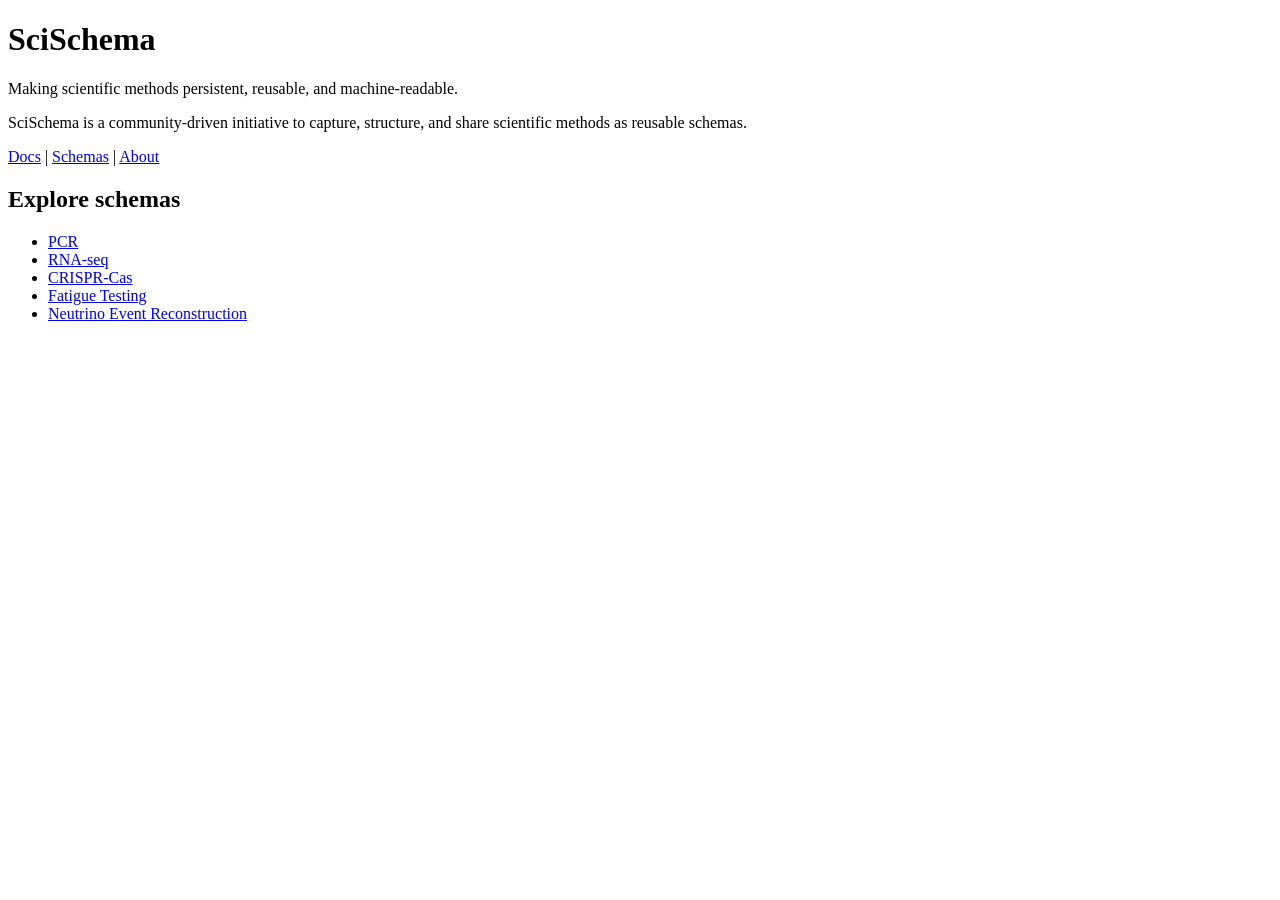
<file: index.html>
<!doctype html>
<html lang="en">
<head>
  <meta charset="utf-8">
  <title>SciSchema</title>
  <meta name="viewport" content="width=device-width, initial-scale=1">
</head>
<body>
  <h1>SciSchema</h1>

  <p>
    Making scientific methods persistent, reusable, and machine-readable.
  </p>

  <p>
    SciSchema is a community-driven initiative to capture, structure, and share
    scientific methods as reusable schemas.
  </p>

  <nav>
    <a href="/docs/">Docs</a> |
    <a href="/schemas/">Schemas</a> |
    <a href="/about/">About</a>
  </nav>

  <h2>Explore schemas</h2>

  <ul>
    <li><a href="/schema/biology/PCR/">PCR</a></li>
    <li><a href="/schema/biology/RNASeq/">RNA-seq</a></li>
    <li><a href="/schema/biology/CRISPRCas/">CRISPR-Cas</a></li>
    <li><a href="/schema/materials/FatigueTesting/">Fatigue Testing</a></li>
    <li><a href="/schema/physics/NeutrinoEventReconstruction/">Neutrino Event Reconstruction</a></li>
  </ul>
</body>
</html>
</file>
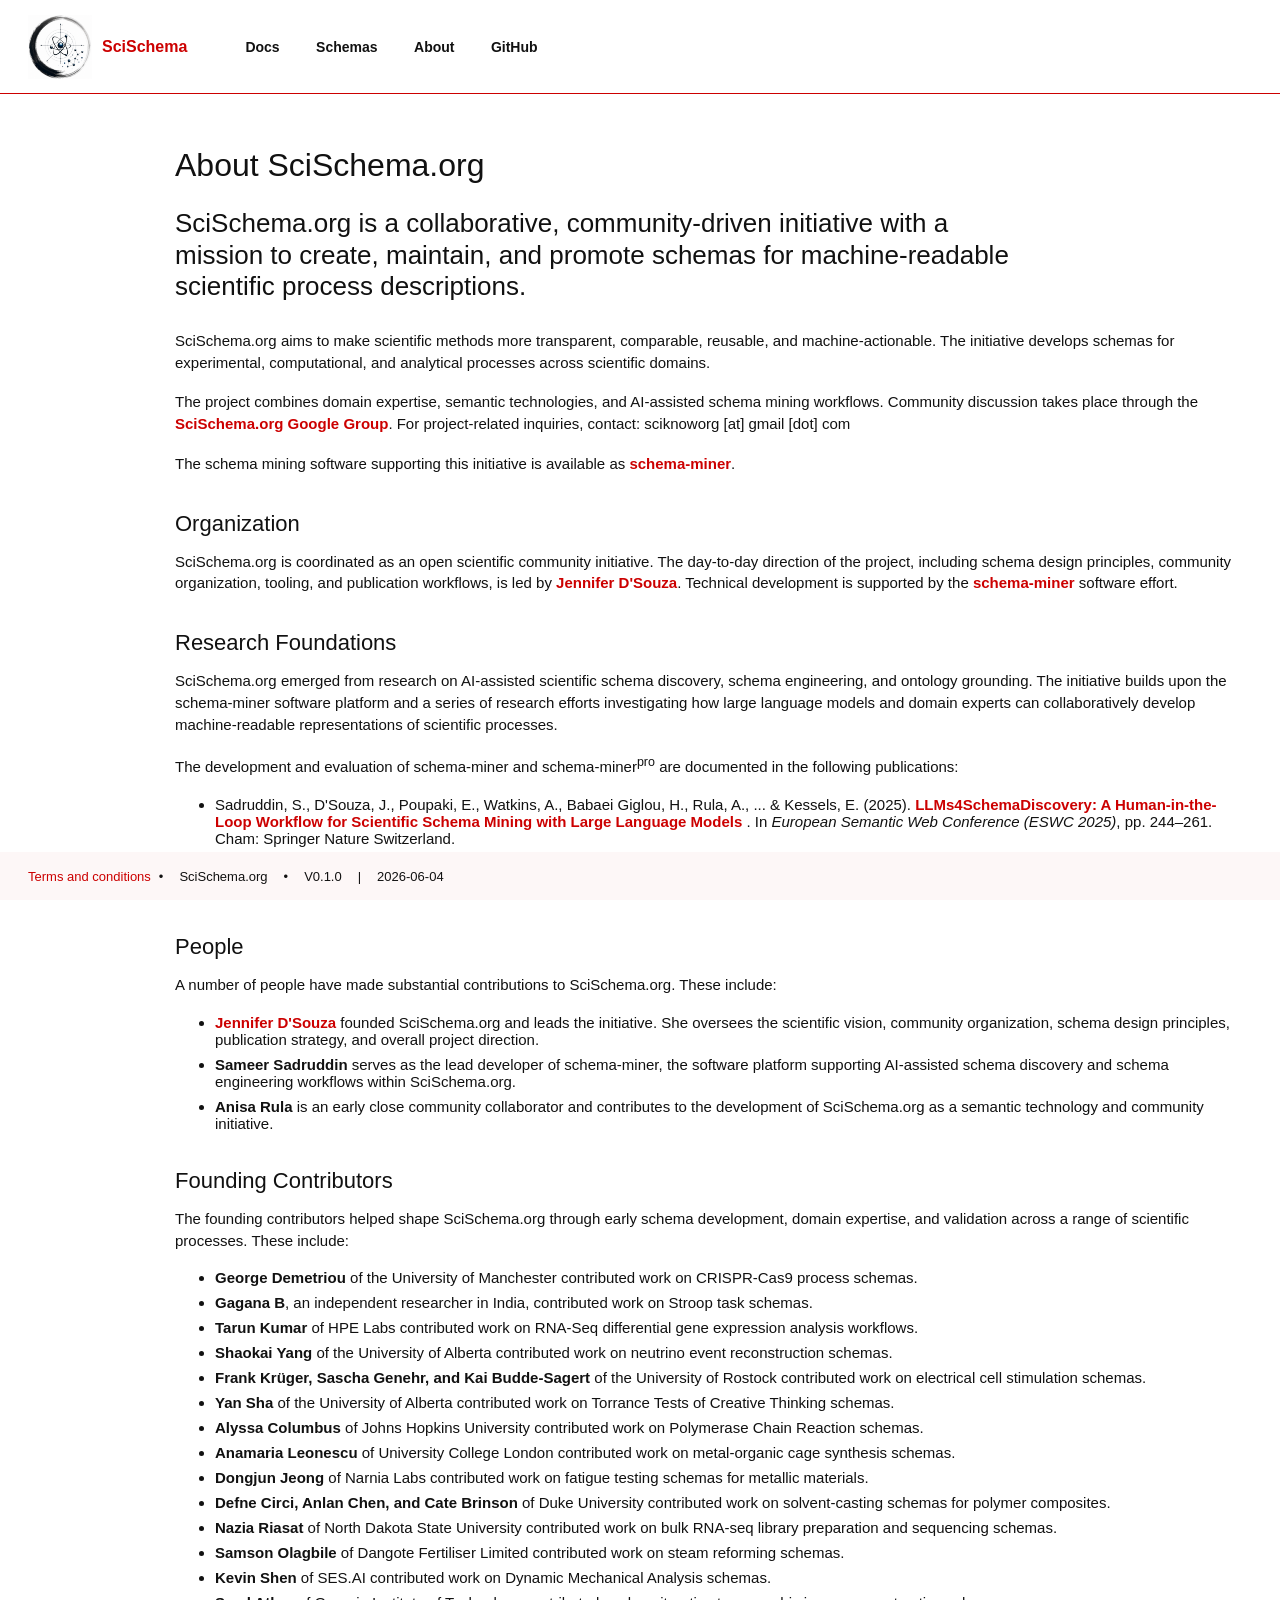
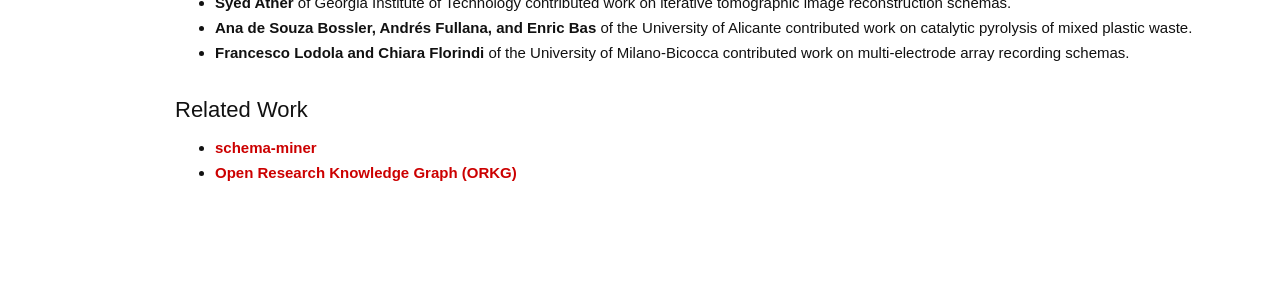
<file: about/index.html>
<!doctype html>
<html lang="en">
<head>
  <meta charset="utf-8">
  <title>About SciSchema.org — Scientific Process Schemas</title>
  <meta name="viewport" content="width=device-width, initial-scale=1">

  <link rel="icon" type="image/png" href="/assets/logo.png">
  <link rel="stylesheet" href="/style.css">
</head>

<body>
  <header>
    <a class="logo" href="/">
      <img src="/assets/logo.png" alt="SciSchema Logo">
      <span>SciSchema</span>
    </a>
    <nav>
      <a href="/docs/">Docs</a>
      <a href="/schemas/">Schemas</a>
      <a href="/about/">About</a>
      <a href="https://github.com/scischema">GitHub</a>
    </nav>
  </header>

  <main>
    <h1>About SciSchema.org</h1>

    <p class="hero" style="font-size: 26px; margin-bottom: 28px;">
      SciSchema.org is a collaborative, community-driven initiative with a mission to create,
      maintain, and promote schemas for machine-readable scientific process descriptions.
    </p>

    <p>
      SciSchema.org aims to make scientific methods more transparent, comparable, reusable,
      and machine-actionable. The initiative develops schemas for experimental,
      computational, and analytical processes across scientific domains.
    </p>

    <p>
      The project combines domain expertise, semantic technologies, and AI-assisted
      schema mining workflows. Community discussion takes place through the
      <a href="https://groups.google.com/u/4/g/scischema">SciSchema.org Google Group</a>.
      
      For project-related inquiries, contact:
      sciknoworg [at] gmail [dot] com
    </p>

    <p>
      The schema mining software supporting this initiative is available as
      <a href="https://github.com/sciknoworg/schema-miner">schema-miner</a>.
    </p>

    <h2>Organization</h2>

    <p>
      SciSchema.org is coordinated as an open scientific community initiative. The day-to-day
      direction of the project, including schema design principles, community organization,
      tooling, and publication workflows, is led by <a href="https://sites.google.com/view/jen-web/">Jennifer D'Souza</a>. Technical development
      is supported by the <a href="https://github.com/sciknoworg/schema-miner">schema-miner</a> software effort.
    </p>

    <h2>Research Foundations</h2>
    
    <p>
      SciSchema.org emerged from research on AI-assisted scientific schema discovery,
      schema engineering, and ontology grounding. The initiative builds upon the
      schema-miner software platform and a series of research efforts investigating
      how large language models and domain experts can collaboratively develop
      machine-readable representations of scientific processes.
    </p>
    
    <p>
      The development and evaluation of schema-miner and schema-miner<sup>pro</sup>
      are documented in the following publications:
    </p>
    
    <ul>
      <li>
        Sadruddin, S., D'Souza, J., Poupaki, E., Watkins, A., Babaei Giglou, H.,
        Rula, A., ... &amp; Kessels, E. (2025).
        <strong>
          <a href="https://doi.org/10.1007/978-3-031-94578-6_14">
            LLMs4SchemaDiscovery: A Human-in-the-Loop Workflow for Scientific Schema Mining with Large Language Models
          </a>
        </strong>.
        In <em>European Semantic Web Conference (ESWC 2025)</em>,
        pp. 244–261. Cham: Springer Nature Switzerland.
      </li>
    
      <li style="margin-top:14px;">
        Sadruddin, S., D'Souza, J., Poupaki, E., Watkins, A., Karasulu, B.,
        Auer, S., ... &amp; Kessels, E. (2026).
        <strong>
          <a href="https://doi.org/10.1177/22104968261431521">
            schema-miner<sup>pro</sup>: Agentic AI for Ontology Grounding Over LLM-Discovered Scientific Schemas in a Human-in-the-Loop Workflow
          </a>
        </strong>.
        <em>Semantic Web</em>, 17(3), 22104968261431521.
      </li>
    </ul>
    
    <h2>People</h2>

    <p>
      A number of people have made substantial contributions to SciSchema.org. These include:
    </p>

    <ul>
      <li>
        <strong><a href="https://sites.google.com/view/jen-web/">Jennifer D'Souza</a></strong> founded SciSchema.org and leads the initiative.
        She oversees the scientific vision, community organization, schema design
        principles, publication strategy, and overall project direction.
      </li>
      <li>
        <strong>Sameer Sadruddin</strong> serves as the lead developer of
        schema-miner, the software platform supporting AI-assisted schema discovery
        and schema engineering workflows within SciSchema.org.
      </li>
      <li>
        <strong>Anisa Rula</strong> is an early close community collaborator and contributes
        to the development of SciSchema.org as a semantic technology and community initiative.
      </li>
    </ul>

    <h2>Founding Contributors</h2>

    <p>
      The founding contributors helped shape SciSchema.org through early schema development,
      domain expertise, and validation across a range of scientific processes. These include:
    </p>

    <ul>
      <li><strong>George Demetriou</strong> of the University of Manchester contributed work on CRISPR-Cas9 process schemas.</li>
      <li><strong>Gagana B</strong>, an independent researcher in India, contributed work on Stroop task schemas.</li>
      <li><strong>Tarun Kumar</strong> of HPE Labs contributed work on RNA-Seq differential gene expression analysis workflows.</li>
      <li><strong>Shaokai Yang</strong> of the University of Alberta contributed work on neutrino event reconstruction schemas.</li>
      <li><strong>Frank Krüger, Sascha Genehr, and Kai Budde-Sagert</strong> of the University of Rostock contributed work on electrical cell stimulation schemas.</li>
      <li><strong>Yan Sha</strong> of the University of Alberta contributed work on Torrance Tests of Creative Thinking schemas.</li>
      <li><strong>Alyssa Columbus</strong> of Johns Hopkins University contributed work on Polymerase Chain Reaction schemas.</li>
      <li><strong>Anamaria Leonescu</strong> of University College London contributed work on metal-organic cage synthesis schemas.</li>
      <li><strong>Dongjun Jeong</strong> of Narnia Labs contributed work on fatigue testing schemas for metallic materials.</li>
      <li><strong>Defne Circi, Anlan Chen, and Cate Brinson</strong> of Duke University contributed work on solvent-casting schemas for polymer composites.</li>
      <li><strong>Nazia Riasat</strong> of North Dakota State University contributed work on bulk RNA-seq library preparation and sequencing schemas.</li>
      <li><strong>Samson Olagbile</strong> of Dangote Fertiliser Limited contributed work on steam reforming schemas.</li>
      <li><strong>Kevin Shen</strong> of SES.AI contributed work on Dynamic Mechanical Analysis schemas.</li>
      <li><strong>Syed Ather</strong> of Georgia Institute of Technology contributed work on iterative tomographic image reconstruction schemas.</li>
      <li><strong>Ana de Souza Bossler, Andrés Fullana, and Enric Bas</strong> of the University of Alicante contributed work on catalytic pyrolysis of mixed plastic waste.</li>
      <li><strong>Francesco Lodola and Chiara Florindi</strong> of the University of Milano-Bicocca contributed work on multi-electrode array recording schemas.</li>
    </ul>

    <h2>Related Work</h2>

    <ul>
      <li><a href="https://github.com/sciknoworg/schema-miner">schema-miner</a></li>
      <li><a href="https://orkg.org/">Open Research Knowledge Graph (ORKG)</a></li>
    </ul>
  </main>

  <footer>
    <a href="/terms/">Terms and conditions</a>
    <span>•</span>
    <span>SciSchema.org</span>
    <span>•</span>
    <span>V0.1.0</span>
    <span>|</span>
    <span>2026-06-04</span>
  </footer>
</body>
</html>
</file>
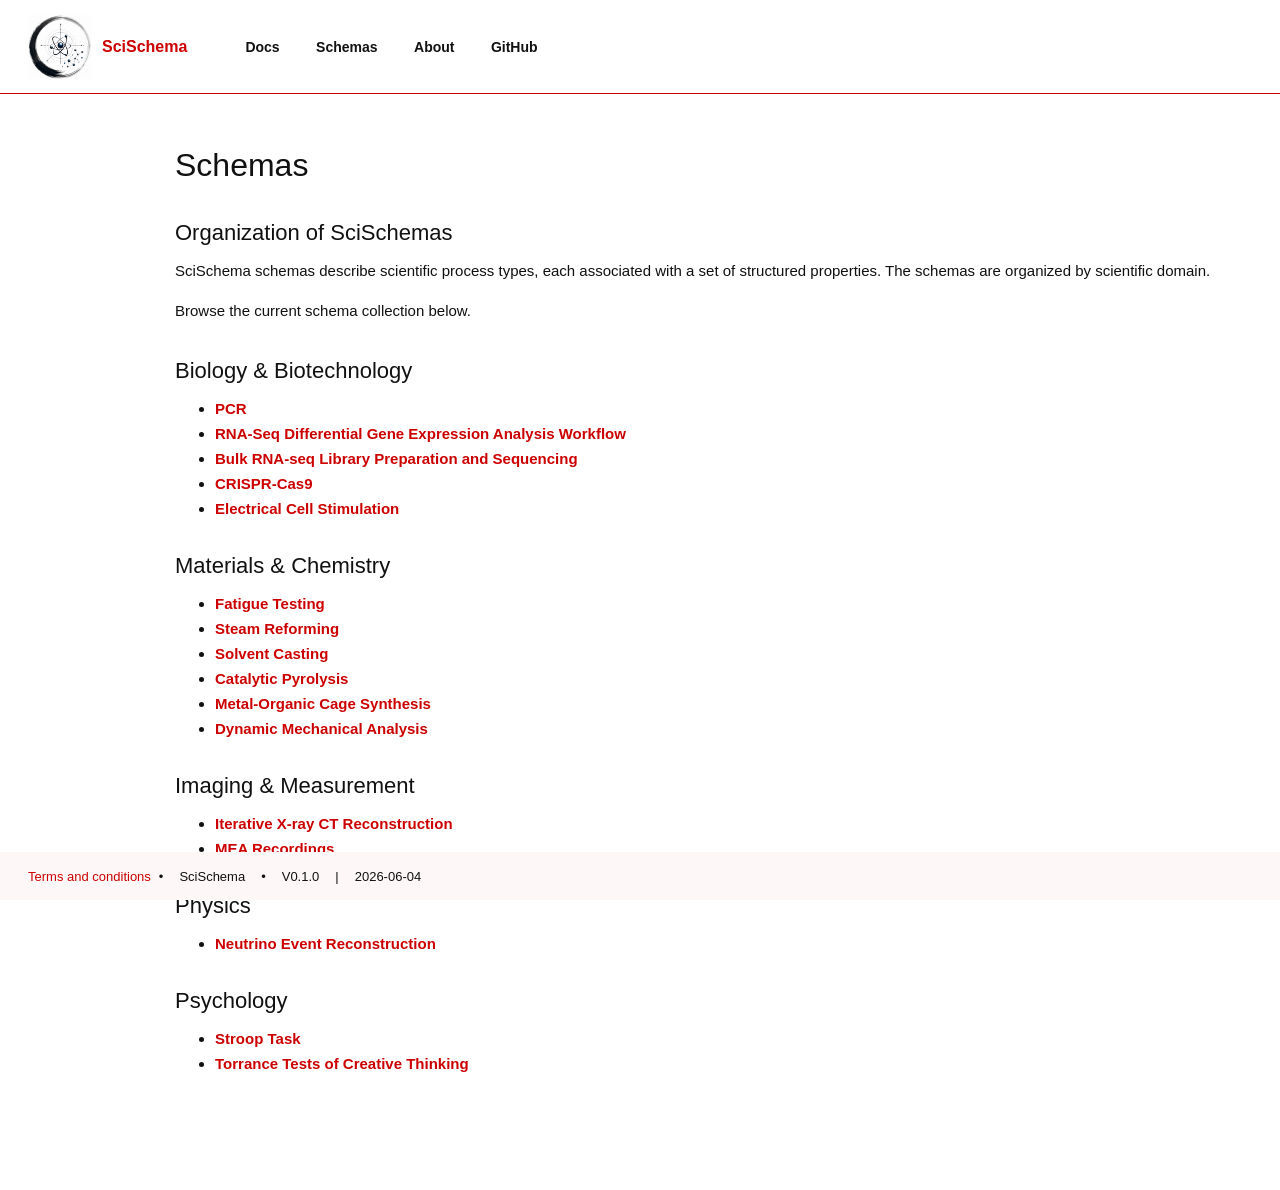
<file: schemas/index.html>
<!doctype html>
<html lang="en">
<head>
  <meta charset="utf-8">
  <title>SciSchema — Scientific Process Schemas</title>
  <meta name="viewport" content="width=device-width, initial-scale=1">

  <link rel="icon" type="image/png" href="/assets/logo.png">
  <link rel="stylesheet" href="/style.css">
</head>
<body>
  <header>
    <a class="logo" href="/">
      <img src="/assets/logo.png" alt="SciSchema Logo">
      <span>SciSchema</span>
    </a>
    <nav>
      <a href="/docs/">Docs</a>
      <a href="/schemas/">Schemas</a>
      <a href="/about/">About</a>
      <a href="https://github.com/scischema">GitHub</a>
    </nav>
  </header>

  <main>
    <h1>Schemas</h1>
  
    <h2>Organization of SciSchemas</h2>
  
    <p>
      SciSchema schemas describe scientific process types, each associated with a set
      of structured properties. The schemas are organized by scientific domain.
    </p>
  
    <p>
      Browse the current schema collection below.
    </p>
  
    <h2 id="biology">Biology & Biotechnology</h2>
    <ul>
      <li><a href="/schemas/biology/pcr/">PCR</a></li>
      <li><a href="/schemas/biology/rna-seq-dge-workflow/">RNA-Seq Differential Gene Expression Analysis Workflow</a></li>
      <li><a href="/schemas/biology/rna-seq-library-preparation/">Bulk RNA-seq Library Preparation and Sequencing</a></li>
      <li><a href="/schemas/biology/crispr-cas9/">CRISPR-Cas9</a></li>
      <li><a href="/schemas/biology/electrical-cell-stimulation/">Electrical Cell Stimulation</a></li>
    </ul>
    
    <h2 id="materials">Materials & Chemistry</h2>
    <ul>
      <li><a href="/schemas/materials/fatigue-testing/">Fatigue Testing</a></li>
      <li><a href="/schemas/materials/steam-reforming/">Steam Reforming</a></li>
      <li><a href="/schemas/materials/solvent-casting/">Solvent Casting</a></li>
      <li><a href="/schemas/materials/catalytic-pyrolysis/">Catalytic Pyrolysis</a></li>
      <li><a href="/schemas/materials/metal-organic-cage-synthesis/">Metal-Organic Cage Synthesis</a></li>
      <li><a href="/schemas/materials/dynamic-mechanical-analysis/">Dynamic Mechanical Analysis</a></li>
    </ul>
    
    <h2 id="imaging">Imaging & Measurement</h2>
    <ul>
      <li><a href="/schemas/imaging/iterative-xray-ct-reconstruction/">Iterative X-ray CT Reconstruction</a></li>
      <li><a href="/schemas/imaging/mea-recordings/">MEA Recordings</a></li>
    </ul>
    
    <h2 id="physics">Physics</h2>
    <ul>
      <li><a href="/schemas/physics/neutrino-event-reconstruction/">Neutrino Event Reconstruction</a></li>
    </ul>
    
    <h2 id="psychology">Psychology</h2>
    <ul>
      <li><a href="/schemas/psychology/stroop-task/">Stroop Task</a></li>
      <li><a href="/schemas/psychology/ttct/">Torrance Tests of Creative Thinking</a></li>
    </ul>
  </main>
  
  <footer>
    <a href="/terms/">Terms and conditions</a>
    <span>•</span>
    <span>SciSchema</span>
    <span>•</span>
    <span>V0.1.0</span>
    <span>|</span>
    <span>2026-06-04</span>
  </footer>
</body>
</html>
</file>
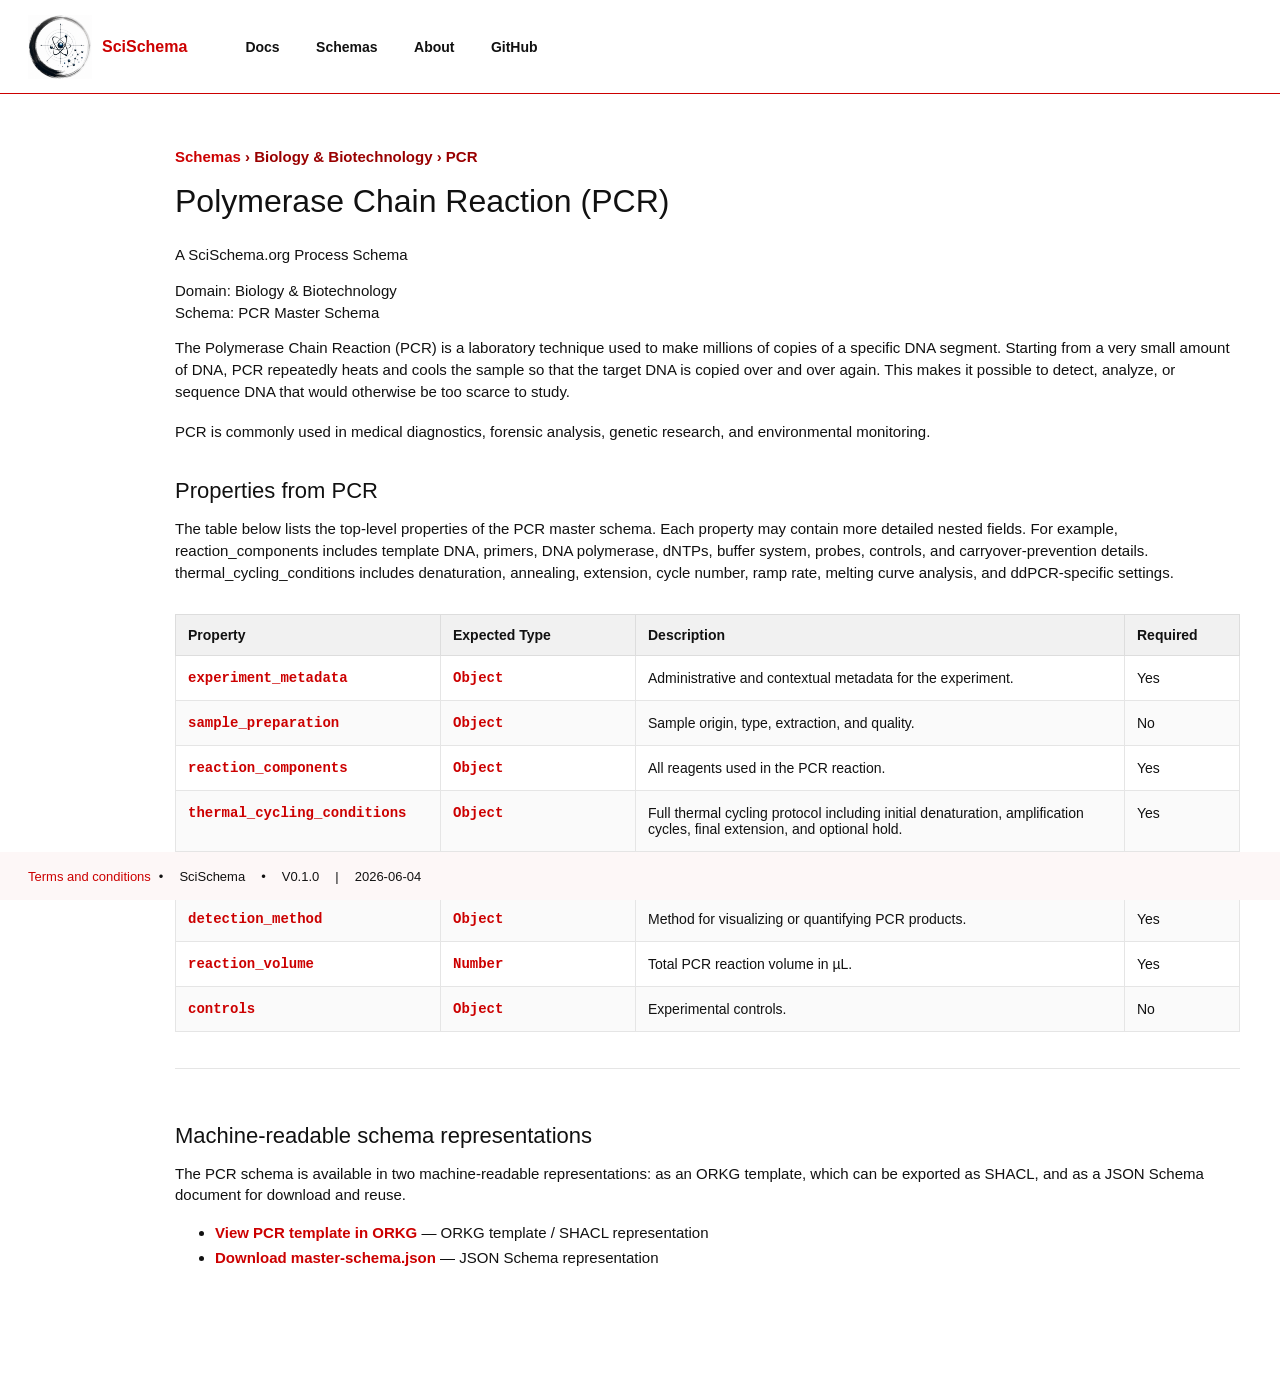
<file: schemas/biology/pcr/index.html>
<!doctype html>
<html lang="en">
<head>
  <meta charset="utf-8">
  <title>SciSchema — Polymerase Chain Reaction (PCR)</title>
  <meta name="viewport" content="width=device-width, initial-scale=1">

  <link rel="icon" type="image/png" href="/assets/logo.png">
  <link rel="stylesheet" href="/style.css">
</head>

<body>
  <header>
    <a class="logo" href="/">
      <img src="/assets/logo.png" alt="SciSchema Logo">
      <span>SciSchema</span>
    </a>
    <nav>
      <a href="/docs/">Docs</a>
      <a href="/schemas/">Schemas</a>
      <a href="/about/">About</a>
      <a href="https://github.com/scischema">GitHub</a>
    </nav>
  </header>
  
  <main class="schema-page">
    <p class="schema-breadcrumb">
      <a href="/schemas/">Schemas</a> ›
      Biology & Biotechnology ›
      PCR
    </p>
  
    <section class="schema-hero">
      <h1>Polymerase Chain Reaction (PCR)</h1>
      <p class="schema-subtitle">A SciSchema.org Process Schema</p>
  
      <p class="schema-meta">
        Domain: Biology & Biotechnology<br>
        Schema: PCR Master Schema
      </p>
  
      <p class="schema-description">
        The Polymerase Chain Reaction (PCR) is a laboratory technique used to make
        millions of copies of a specific DNA segment. Starting from a very small
        amount of DNA, PCR repeatedly heats and cools the sample so that the target
        DNA is copied over and over again. This makes it possible to detect,
        analyze, or sequence DNA that would otherwise be too scarce to study.
      </p>

      <p class="schema-description">
        PCR is commonly used in medical diagnostics, forensic analysis, genetic
        research, and environmental monitoring.
      </p>
    </section>

    <section class="schema-section">
      <h2>Properties from PCR</h2>

      <p class="schema-description">
        The table below lists the top-level properties of the PCR master schema.
        Each property may contain more detailed nested fields. For example,
        reaction_components includes template DNA, primers, DNA polymerase, dNTPs,
        buffer system, probes, controls, and carryover-prevention details.
        thermal_cycling_conditions includes denaturation, annealing, extension,
        cycle number, ramp rate, melting curve analysis, and ddPCR-specific settings.
      </p>
      
      <table class="schema-table">
        <thead>
          <tr>
            <th>Property</th>
            <th>Expected Type</th>
            <th>Description</th>
            <th>Required</th>
          </tr>
        </thead>
        <tbody>        
          <tr>
            <td>experiment_metadata</td>
            <td>Object</td>
            <td>Administrative and contextual metadata for the experiment.</td>
            <td>Yes</td>
          </tr>
          <tr>
            <td>sample_preparation</td>
            <td>Object</td>
            <td>Sample origin, type, extraction, and quality.</td>
            <td>No</td>
          </tr>
          <tr>
            <td>reaction_components</td>
            <td>Object</td>
            <td>All reagents used in the PCR reaction.</td>
            <td>Yes</td>
          </tr>
          <tr>
            <td>thermal_cycling_conditions</td>
            <td>Object</td>
            <td>
              Full thermal cycling protocol including initial denaturation,
              amplification cycles, final extension, and optional hold.
            </td>
            <td>Yes</td>
          </tr>
          <tr>
            <td>amplicon</td>
            <td>Object</td>
            <td>Properties of the amplified DNA fragment.</td>
            <td>Yes</td>
          </tr>
          <tr>
            <td>detection_method</td>
            <td>Object</td>
            <td>Method for visualizing or quantifying PCR products.</td>
            <td>Yes</td>
          </tr>
          <tr>
            <td>reaction_volume</td>
            <td>Number</td>
            <td>Total PCR reaction volume in µL.</td>
            <td>Yes</td>
          </tr>
          <tr>
            <td>controls</td>
            <td>Object</td>
            <td>Experimental controls.</td>
            <td>No</td>
          </tr>
        </tbody>
      </table>
    
      <div class="schema-download">
        <h2>Machine-readable schema representations</h2>
      
        <p>
          The PCR schema is available in two machine-readable representations:
          as an ORKG template, which can be exported as SHACL, and as a JSON Schema
          document for download and reuse.
        </p>
      
        <ul>
          <li>
            <a href="PASTE_ORKG_TEMPLATE_LINK_HERE">View PCR template in ORKG</a>
            <span> — ORKG template / SHACL representation</span>
          </li>
          <li>
            <a href="master-schema.json">Download master-schema.json</a>
            <span> — JSON Schema representation</span>
          </li>
        </ul>
      </div>   
    </section>
  </main>

  <footer>
    <a href="/terms/">Terms and conditions</a>
    <span>•</span>
    <span>SciSchema</span>
    <span>•</span>
    <span>V0.1.0</span>
    <span>|</span>
    <span>2026-06-04</span>
  </footer>
</body>
</html>
</file>
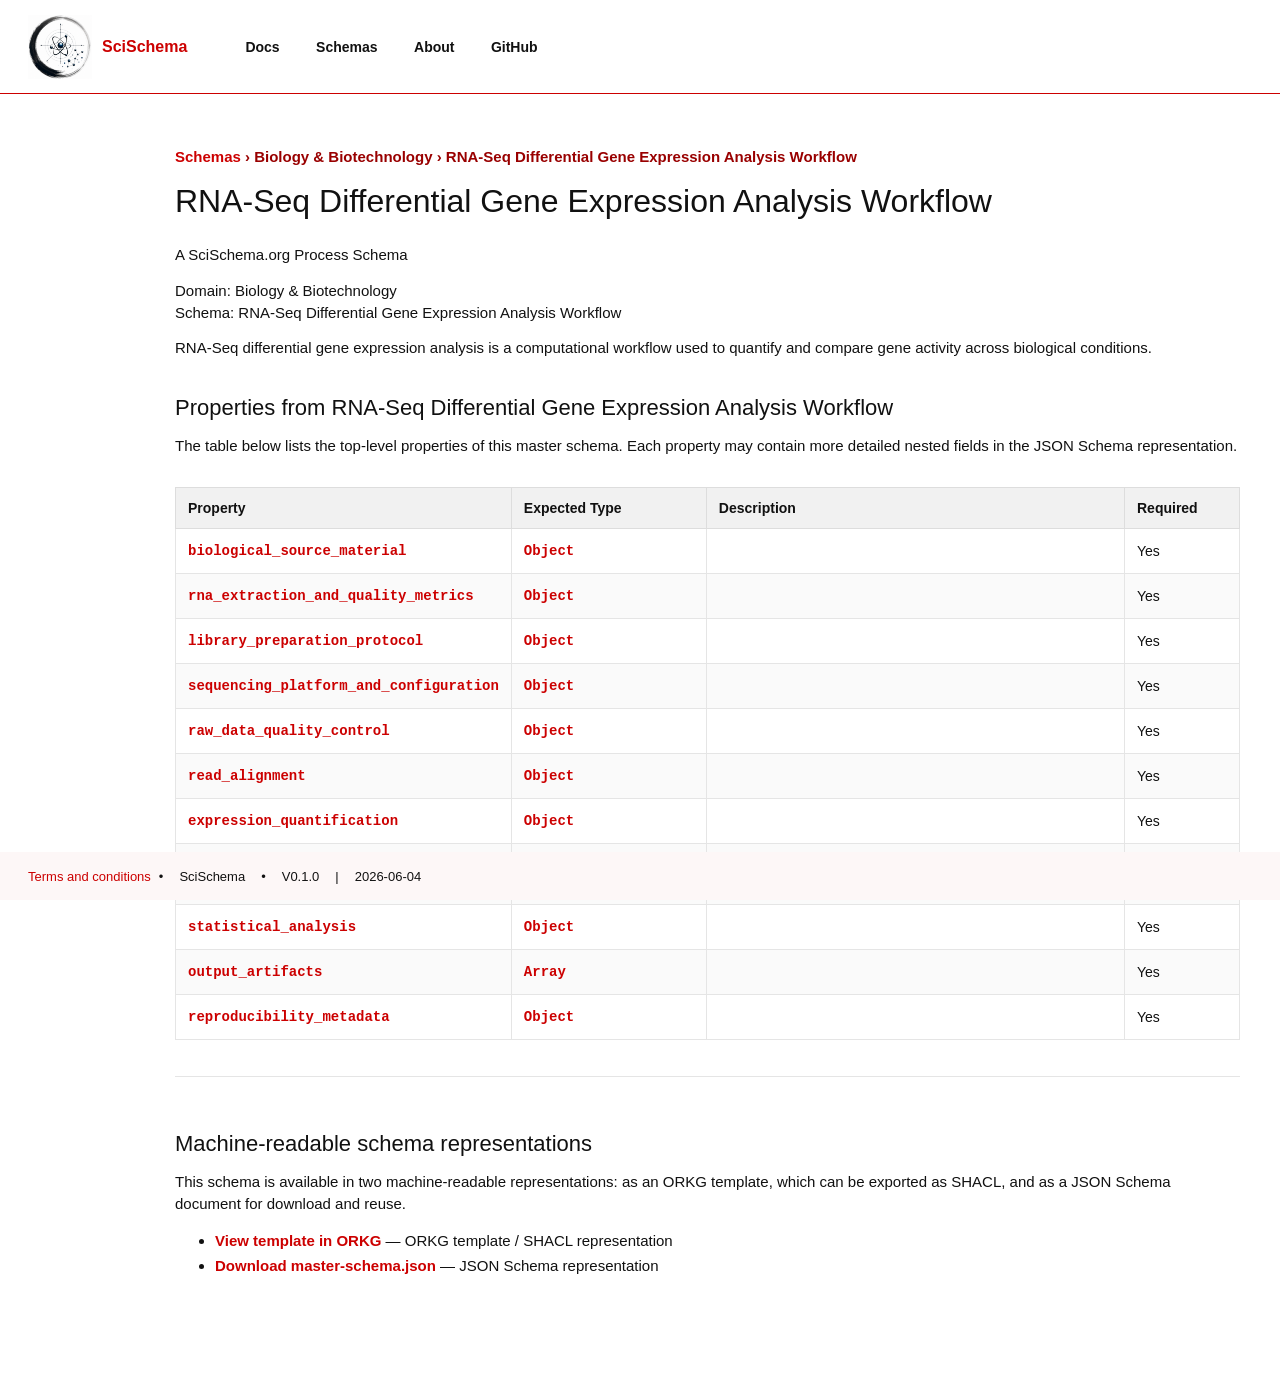
<file: schemas/biology/rna-seq-dge-workflow/index.html>
<!doctype html>
<html lang="en">
<head>
  <meta charset="utf-8">
  <title>SciSchema — RNA-Seq Differential Gene Expression Analysis Workflow</title>
  <meta name="viewport" content="width=device-width, initial-scale=1">

  <link rel="icon" type="image/png" href="/assets/logo.png">
  <link rel="stylesheet" href="/style.css">
</head>

<body>
  <header>
    <a class="logo" href="/">
      <img src="/assets/logo.png" alt="SciSchema Logo">
      <span>SciSchema</span>
    </a>
    <nav>
      <a href="/docs/">Docs</a>
      <a href="/schemas/">Schemas</a>
      <a href="/about/">About</a>
      <a href="https://github.com/scischema">GitHub</a>
    </nav>
  </header>

  <main class="schema-page">
    <p class="schema-breadcrumb">
      <a href="/schemas/">Schemas</a> ›
      Biology &amp; Biotechnology ›
      RNA-Seq Differential Gene Expression Analysis Workflow
    </p>

    <section class="schema-hero">
      <h1>RNA-Seq Differential Gene Expression Analysis Workflow</h1>
      <p class="schema-subtitle">A SciSchema.org Process Schema</p>

      <p class="schema-meta">
        Domain: Biology &amp; Biotechnology<br>
        Schema: RNA-Seq Differential Gene Expression Analysis Workflow
      </p>

      <p class="schema-description">
        RNA-Seq differential gene expression analysis is a computational workflow used to quantify and compare gene activity across biological conditions.
      </p>
    </section>

    <section class="schema-section">
      <h2>Properties from RNA-Seq Differential Gene Expression Analysis Workflow</h2>

      <p class="schema-description">
        The table below lists the top-level properties of this master schema.
        Each property may contain more detailed nested fields in the JSON Schema representation.
      </p>

      <table class="schema-table">
        <thead>
          <tr>
            <th>Property</th>
            <th>Expected Type</th>
            <th>Description</th>
            <th>Required</th>
          </tr>
        </thead>
        <tbody>
          <tr>
            <td>biological_source_material</td>
            <td>Object</td>
            <td></td>
            <td>Yes</td>
          </tr>
          <tr>
            <td>rna_extraction_and_quality_metrics</td>
            <td>Object</td>
            <td></td>
            <td>Yes</td>
          </tr>
          <tr>
            <td>library_preparation_protocol</td>
            <td>Object</td>
            <td></td>
            <td>Yes</td>
          </tr>
          <tr>
            <td>sequencing_platform_and_configuration</td>
            <td>Object</td>
            <td></td>
            <td>Yes</td>
          </tr>
          <tr>
            <td>raw_data_quality_control</td>
            <td>Object</td>
            <td></td>
            <td>Yes</td>
          </tr>
          <tr>
            <td>read_alignment</td>
            <td>Object</td>
            <td></td>
            <td>Yes</td>
          </tr>
          <tr>
            <td>expression_quantification</td>
            <td>Object</td>
            <td></td>
            <td>Yes</td>
          </tr>
          <tr>
            <td>normalization_method</td>
            <td>Object</td>
            <td>Between-sample normalization. RPKM/FPKM not appropriate for DGE.</td>
            <td>Yes</td>
          </tr>
          <tr>
            <td>statistical_analysis</td>
            <td>Object</td>
            <td></td>
            <td>Yes</td>
          </tr>
          <tr>
            <td>output_artifacts</td>
            <td>Array</td>
            <td></td>
            <td>Yes</td>
          </tr>
          <tr>
            <td>reproducibility_metadata</td>
            <td>Object</td>
            <td></td>
            <td>Yes</td>
          </tr>
        </tbody>
      </table>

      <div class="schema-download">
        <h2>Machine-readable schema representations</h2>

        <p>
          This schema is available in two machine-readable representations:
          as an ORKG template, which can be exported as SHACL, and as a JSON Schema
          document for download and reuse.
        </p>

        <ul>
          <li>
            <a href="https://orkg.org/templates/R1644878/">View template in ORKG</a>
            <span> — ORKG template / SHACL representation</span>
          </li>
          <li>
            <a href="master-schema.json">Download master-schema.json</a>
            <span> — JSON Schema representation</span>
          </li>
        </ul>
      </div>
    </section>
  </main>

  <footer>
    <a href="/terms/">Terms and conditions</a>
    <span>•</span>
    <span>SciSchema</span>
    <span>•</span>
    <span>V0.1.0</span>
    <span>|</span>
    <span>2026-06-04</span>
  </footer>
</body>
</html>
</file>
<file: style.css>
body {
  margin: 0;
  font-family: Arial, Helvetica, sans-serif;
  color: #111;
  background: #fff;
}

header {
  height: 94px;
  border-bottom: 1px solid #cc0000;
  display: flex;
  align-items: center;
  padding: 0 28px;
  background: #fff;
  box-sizing: border-box;
}

.logo {
  display: flex;
  align-items: center;
  gap: 10px;

  color: #cc0000;
  text-decoration: none;
  font-weight: 700;
  font-size: 16px;

  margin-right: 58px;
}

.logo img {
  width: 64px;
  height: 64px;
  object-fit: contain;
}

nav a {
  color: #111;
  text-decoration: none;
  font-weight: 600;
  font-size: 14px;
  margin-right: 32px;
}

nav a:hover,
a:hover {
  text-decoration: underline;
}

main {
  max-width: 1320px;
  margin: 52px 0 0 175px;
  padding: 0 40px 90px 0;
}

.hero {
  max-width: 840px;
  font-size: 34px;
  line-height: 1.2;
  margin-bottom: 58px;
  font-weight: 400;
}

.brand {
  color: #cc0000;
}

.columns {
  display: grid;
  grid-template-columns: 1fr 1fr;
  gap: 78px;
  max-width: 1240px;
}

p {
  font-size: 15px;
  line-height: 1.45;
  margin: 0 0 18px 0;
}

main h1 {
  font-size: 32px;
  font-weight: 400;
  line-height: 1.2;
  margin: 0 0 24px 0;
}

main h2 {
  font-size: 22px;
  font-weight: 400;
  margin: 36px 0 14px 0;
}

main ul {
  margin-bottom: 28px;
}

main li {
  font-size: 15px;
  margin-bottom: 8px;
}

a {
  color: #cc0000;
  font-weight: 700;
  text-decoration: none;
}

footer {
  position: fixed;
  bottom: 0;
  left: 0;
  right: 0;
  height: 48px;
  background: #fdf7f7;
  display: flex;
  align-items: center;
  padding: 0 28px;
  font-size: 13px;
  box-sizing: border-box;
}

footer a {
  color: #cc0000;
  font-weight: 400;
}

footer span {
  margin: 0 8px;
}

.schema-page {
  max-width: 1320px;
}

.schema-subtitle,
.schema-meta,
.schema-breadcrumb {
  font-size: 15px;
  margin-bottom: 14px;
}

.schema-breadcrumb {
  color: #990000;
  font-weight: 700;
}

.schema-description {
  max-width: 1180px;
}

.schema-table {
  width: 100%;
  max-width: 1180px;
  border-collapse: collapse;
  margin-top: 30px;
  font-size: 14px;
}

.schema-table th {
  background: #f1f1f1;
  text-align: left;
  padding: 12px;
  border: 1px solid #ddd;
  font-weight: 700;
}

.schema-table td {
  padding: 14px 12px;
  border: 1px solid #e5e5e5;
  vertical-align: top;
}

.schema-table td:first-child,
.schema-table td:nth-child(2) {
  color: #cc0000;
  font-weight: 700;
  font-family: monospace;
}

.schema-table tr:nth-child(even) td {
  background: #fafafa;
}

.schema-table td:first-child {
  width: 240px;
}

.schema-table td:nth-child(2) {
  width: 170px;
}

.schema-table td:nth-child(4) {
  width: 90px;
}

.schema-section-header td {
  background: #f1f1f1 !important;
  font-weight: 700;
  color: #111 !important;
  font-family: Arial, Helvetica, sans-serif !important;
}

.schema-download {
  max-width: 1180px;
  margin-top: 36px;
  padding-top: 18px;
  border-top: 1px solid #e5e5e5;
}
</file>
